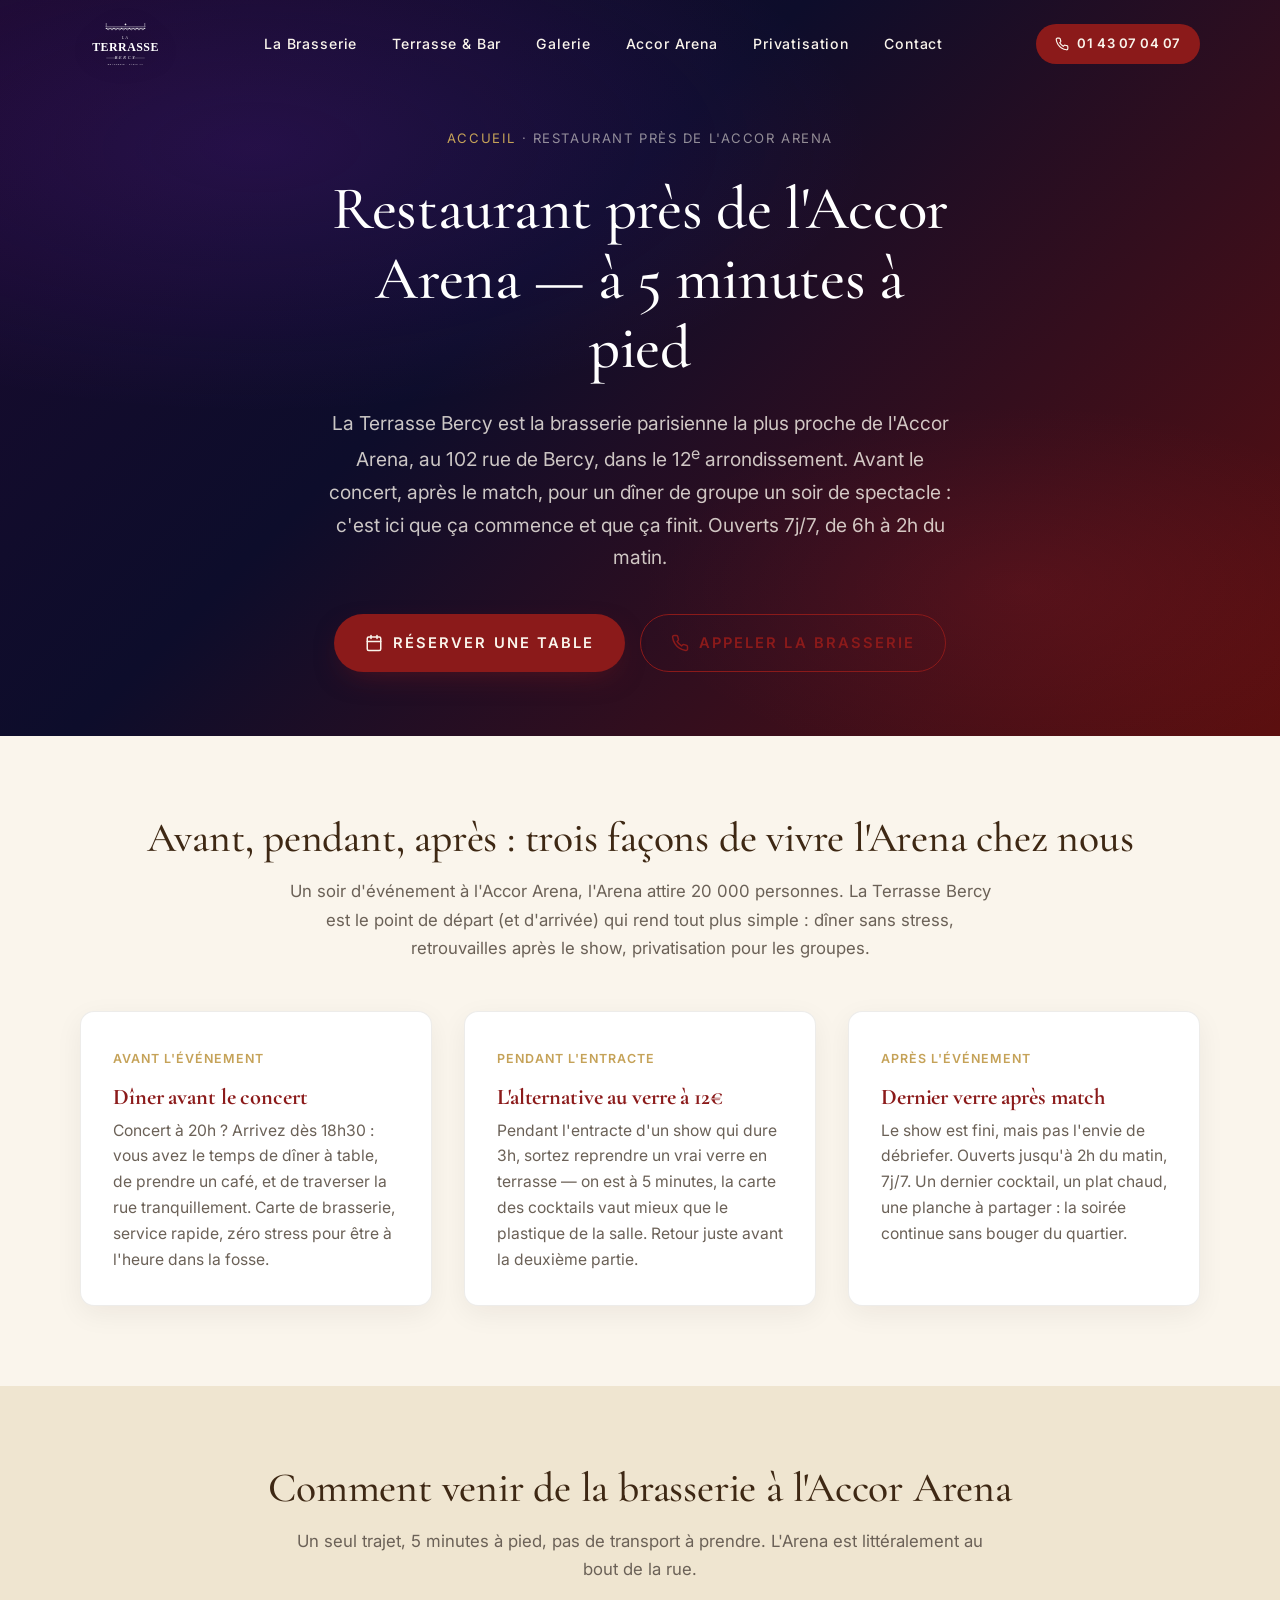
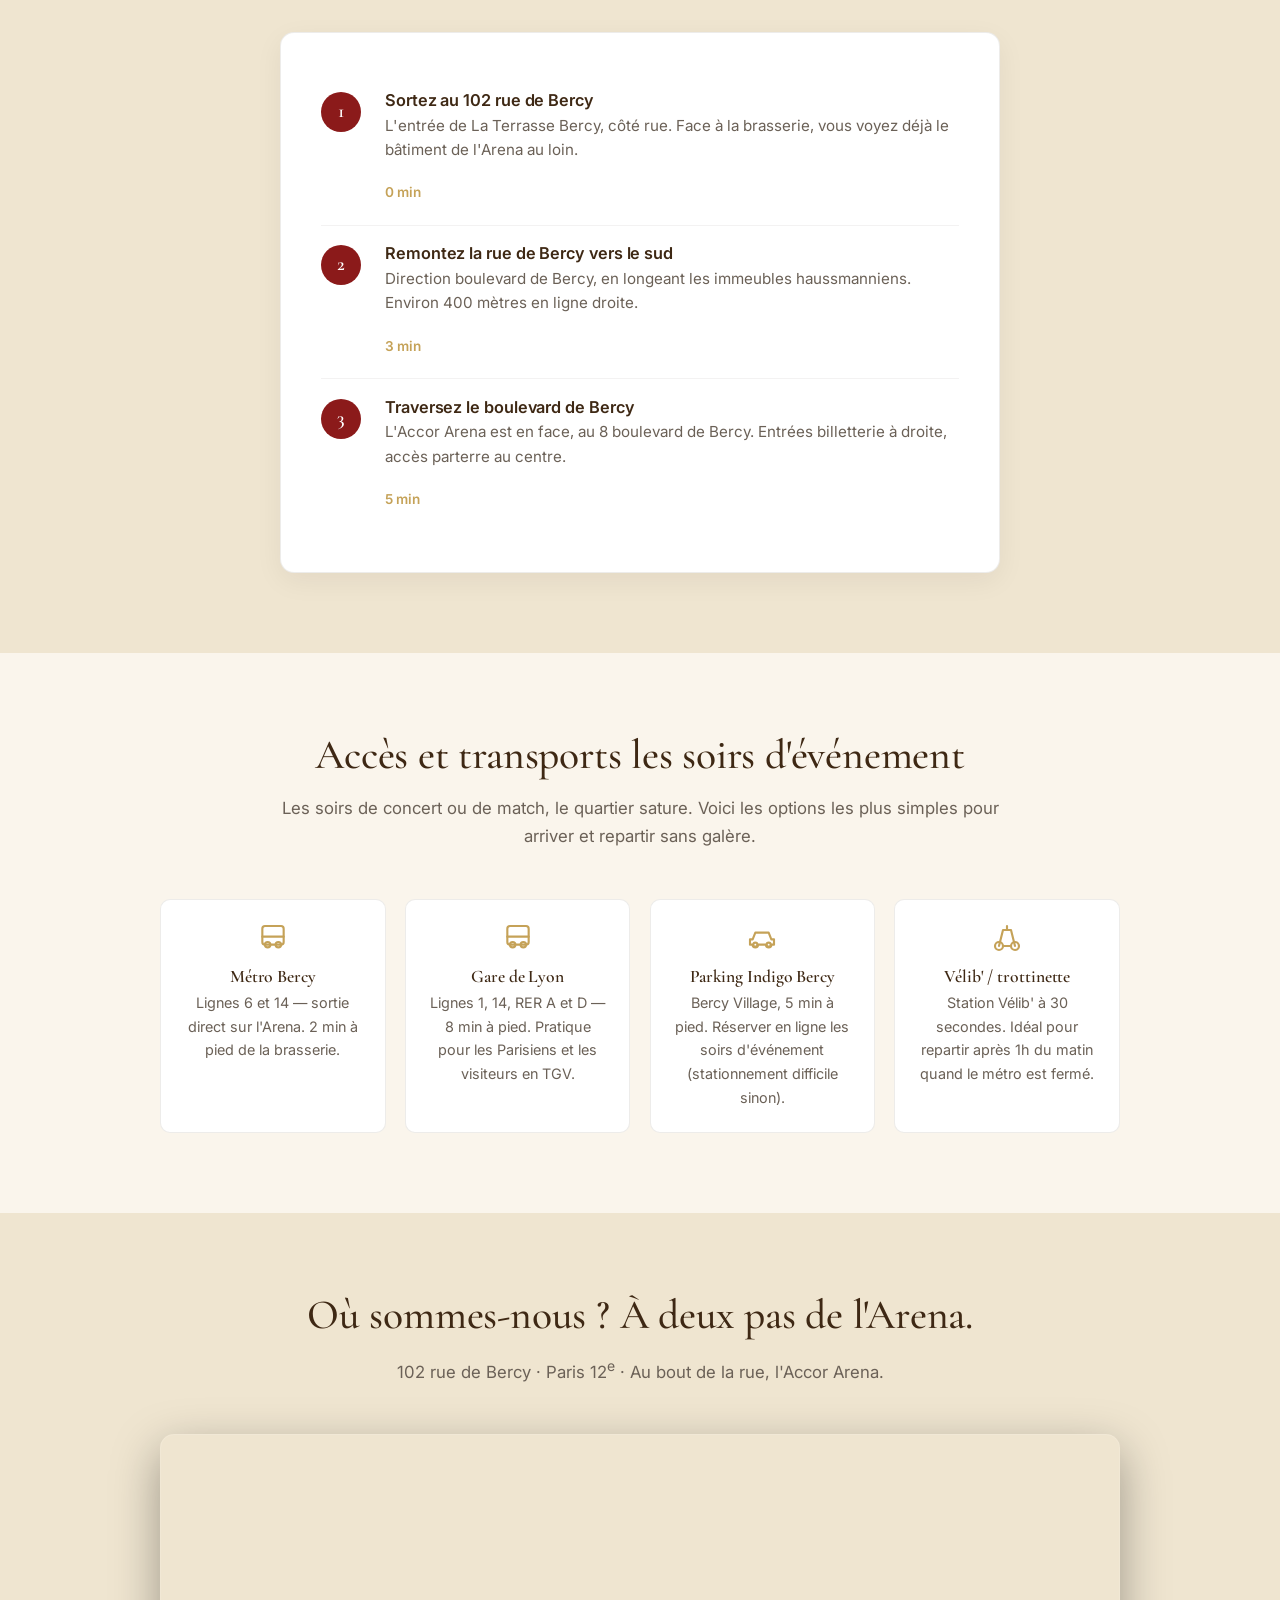
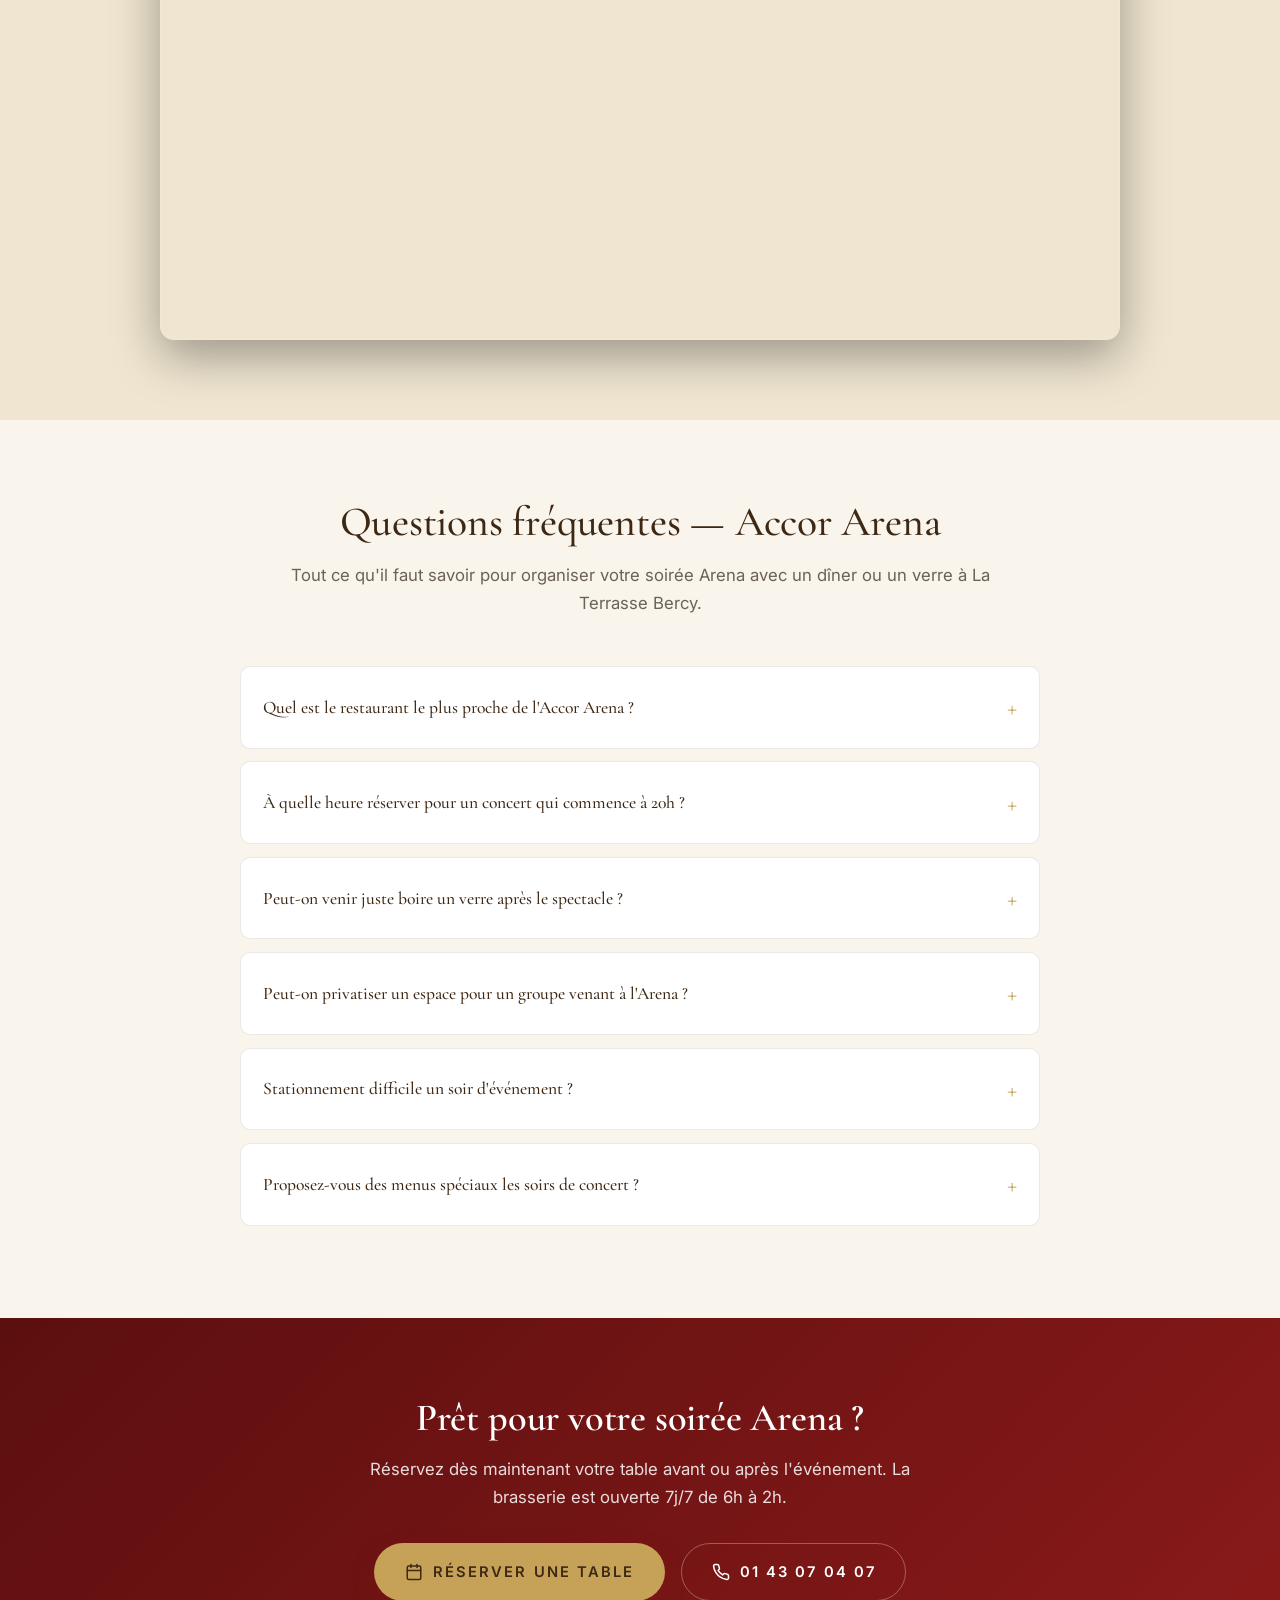
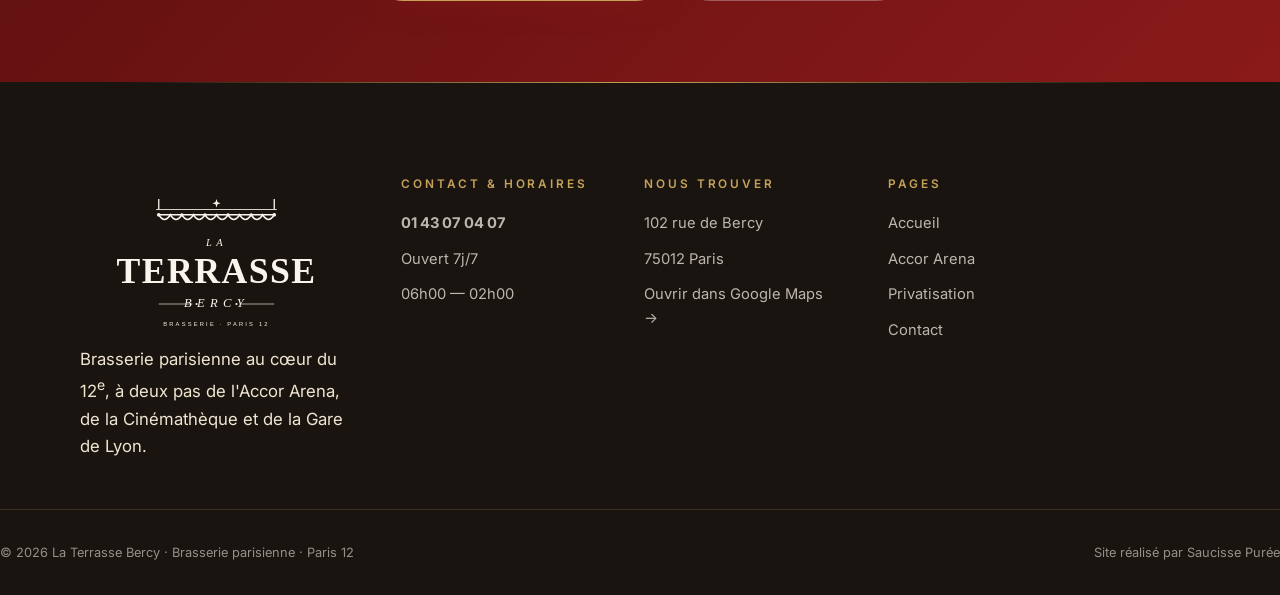
<file: accor-arena/index.html>
<!DOCTYPE html>
<html lang="fr">
<head>
  <meta charset="UTF-8">
  <meta name="viewport" content="width=device-width, initial-scale=1.0">
  <meta name="theme-color" content="#8B1A1A">

  <title>Restaurant près de l'Accor Arena — La Terrasse Bercy à 5 min à pied | Paris 12</title>
  <meta name="description" content="Restaurant à 5 minutes à pied de l'Accor Arena : dîner avant concert, dernier verre après match, privatisation jour d'événement. Ouvert 7j/7 de 6h à 2h. Réservation 01 43 07 04 07.">

  <link rel="canonical" href="https://www.terrassebercy.fr/accor-arena/">

  <!-- Hreflang (pour l'instant FR seulement — les autres langues renvoient à la home) -->
  <link rel="alternate" hreflang="fr-FR" href="https://www.terrassebercy.fr/accor-arena/">
  <link rel="alternate" hreflang="x-default" href="https://www.terrassebercy.fr/accor-arena/">

  <link rel="icon" type="image/svg+xml" href="/assets/favicon.svg">

  <!-- Open Graph -->
  <meta property="og:type" content="restaurant.restaurant">
  <meta property="og:locale" content="fr_FR">
  <meta property="og:title" content="Restaurant près de l'Accor Arena — La Terrasse Bercy">
  <meta property="og:description" content="La brasserie la plus proche de l'Accor Arena. Dîner avant concert, dernier verre après match, ouvert jusqu'à 2h.">
  <meta property="og:url" content="https://www.terrassebercy.fr/accor-arena/">
  <meta property="og:site_name" content="La Terrasse Bercy">
  <meta property="og:image" content="https://www.terrassebercy.fr/assets/og-image.jpg">
  <meta property="og:image:width" content="1200">
  <meta property="og:image:height" content="630">
  <meta property="og:image:type" content="image/jpeg">
  <meta property="og:image:alt" content="La terrasse de La Terrasse Bercy — chaises bistrot rouges et tables rondes">

  <!-- Twitter -->
  <meta name="twitter:card" content="summary_large_image">
  <meta name="twitter:title" content="Restaurant près de l'Accor Arena — La Terrasse Bercy">
  <meta name="twitter:description" content="La brasserie la plus proche de l'Accor Arena. Dîner avant concert, dernier verre après match, ouvert jusqu'à 2h.">
  <meta name="twitter:image" content="https://www.terrassebercy.fr/assets/og-image.jpg">
  <meta name="twitter:image:alt" content="La terrasse de La Terrasse Bercy — chaises bistrot rouges et tables rondes">

  <!-- Polices -->
  <link rel="preconnect" href="https://fonts.googleapis.com">
  <link rel="preconnect" href="https://fonts.gstatic.com" crossorigin>
  <link href="https://fonts.googleapis.com/css2?family=Cormorant+Garamond:ital,wght@0,500;0,600;0,700;1,400;1,500&family=Inter:wght@400;500;600&display=swap" rel="stylesheet">

  <link rel="stylesheet" href="/style.css">

  <!-- Schema.org : Restaurant + BreadcrumbList + FAQPage -->
  <script type="application/ld+json">
  {
    "@context": "https://schema.org",
    "@type": "Restaurant",
    "name": "La Terrasse Bercy",
    "alternateName": "Restaurant Accor Arena Paris",
    "url": "https://www.terrassebercy.fr/accor-arena/",
    "telephone": "+33143070407",
    "servesCuisine": ["French", "Brasserie"],
    "priceRange": "€€",
    "image": "https://www.terrassebercy.fr/assets/og-image.jpg",
    "address": {
      "@type": "PostalAddress",
      "streetAddress": "102 rue de Bercy",
      "addressLocality": "Paris",
      "postalCode": "75012",
      "addressCountry": "FR"
    },
    "geo": {
      "@type": "GeoCoordinates",
      "latitude": 48.8388077,
      "longitude": 2.381513
    },
    "hasMap": "https://www.google.com/maps/place/Terrasse+Bercy/",
    "nearestAttraction": {
      "@type": "Place",
      "name": "Accor Arena",
      "url": "https://www.accorarena.com",
      "address": {
        "@type": "PostalAddress",
        "streetAddress": "8 boulevard de Bercy",
        "addressLocality": "Paris",
        "postalCode": "75012",
        "addressCountry": "FR"
      }
    },
    "openingHoursSpecification": [
      {
        "@type": "OpeningHoursSpecification",
        "dayOfWeek": ["Monday","Tuesday","Wednesday","Thursday","Friday","Saturday","Sunday"],
        "opens": "06:00",
        "closes": "02:00"
      }
    ],
    "areaServed": ["Accor Arena", "Bercy", "Paris 12", "Gare de Lyon", "Bercy Village"]
  }
  </script>

  <script type="application/ld+json">
  {
    "@context": "https://schema.org",
    "@type": "BreadcrumbList",
    "itemListElement": [
      { "@type": "ListItem", "position": 1, "name": "Accueil", "item": "https://www.terrassebercy.fr/" },
      { "@type": "ListItem", "position": 2, "name": "Restaurant près de l'Accor Arena", "item": "https://www.terrassebercy.fr/accor-arena/" }
    ]
  }
  </script>

  <script type="application/ld+json">
  {
    "@context": "https://schema.org",
    "@type": "FAQPage",
    "mainEntity": [
      {
        "@type": "Question",
        "name": "Quel est le restaurant le plus proche de l'Accor Arena ?",
        "acceptedAnswer": {
          "@type": "Answer",
          "text": "La Terrasse Bercy est la brasserie la plus proche de l'Accor Arena : 5 minutes à pied, au 102 rue de Bercy, Paris 12e. C'est le spot naturel pour dîner avant un concert ou prendre un dernier verre après un match."
        }
      },
      {
        "@type": "Question",
        "name": "Où manger avant un concert à l'Accor Arena ?",
        "acceptedAnswer": {
          "@type": "Answer",
          "text": "La Terrasse Bercy ouvre à 6h du matin et sert en continu jusqu'à 2h. Pour un concert qui commence à 20h, réservez une table entre 18h et 19h : vous dînez tranquille, prenez le dessert, puis traversez la rue pour être à l'Arena en 5 minutes."
        }
      },
      {
        "@type": "Question",
        "name": "Où aller boire un verre après un match ou un concert à l'Accor Arena ?",
        "acceptedAnswer": {
          "@type": "Answer",
          "text": "La brasserie est ouverte jusqu'à 2h du matin, 7j/7. C'est l'une des rares adresses du quartier où l'on peut débriefer autour d'un cocktail ou d'un dernier verre après un spectacle tardif."
        }
      },
      {
        "@type": "Question",
        "name": "Peut-on privatiser un espace pour un groupe venant à l'Accor Arena ?",
        "acceptedAnswer": {
          "@type": "Answer",
          "text": "Oui. Pour un groupe de supporters, un anniversaire concert, ou une soirée d'entreprise avec sortie à l'Arena, nous privatisons la salle principale, l'espace bar ou la terrasse selon la saison. Contactez-nous au 01 43 07 04 07 pour un devis."
        }
      },
      {
        "@type": "Question",
        "name": "Comment aller de La Terrasse Bercy à l'Accor Arena ?",
        "acceptedAnswer": {
          "@type": "Answer",
          "text": "À pied : sortez du restaurant, remontez la rue de Bercy sur 400 mètres, et vous y êtes. Comptez 5 minutes. L'Arena est située 8 boulevard de Bercy, juste en face du Ministère des Finances."
        }
      },
      {
        "@type": "Question",
        "name": "Est-il facile de stationner près de l'Accor Arena pour venir dîner ?",
        "acceptedAnswer": {
          "@type": "Answer",
          "text": "Les jours d'événement à l'Arena, le stationnement est difficile. Nous recommandons les parkings Indigo Bercy Village ou Q-Park Bercy-Seine. Le métro Bercy (lignes 6 et 14) est à 2 minutes à pied de la brasserie."
        }
      }
    ]
  }
  </script>

  <style>
    /* Styles spécifiques à la page Accor Arena */
    .arena-landing-hero {
      position: relative;
      min-height: 68vh;
      display: flex;
      align-items: center;
      background: linear-gradient(135deg, #1a0a2e 0%, #0d0d2b 40%, #5C0F0F 100%);
      overflow: hidden;
      padding: 8rem 0 4rem;
    }
    .arena-landing-hero::before {
      content: '';
      position: absolute;
      inset: 0;
      background:
        radial-gradient(ellipse 80% 60% at 20% 20%, rgba(138,43,226,0.15) 0%, transparent 60%),
        radial-gradient(ellipse 60% 50% at 80% 80%, rgba(255,50,50,0.1) 0%, transparent 50%);
      pointer-events: none;
    }
    .arena-landing-hero .container {
      position: relative;
      text-align: center;
    }
    .arena-landing-breadcrumb {
      font-family: var(--sans);
      font-size: 0.82rem;
      letter-spacing: 0.12em;
      text-transform: uppercase;
      color: rgba(250,245,236,0.55);
      margin-bottom: 1.5rem;
    }
    .arena-landing-breadcrumb a { color: #C5A258; }
    .arena-landing-breadcrumb a:hover { text-decoration: underline; }
    .arena-landing-hero h1 {
      font-family: var(--serif);
      font-size: clamp(2.2rem, 5vw, 3.8rem);
      font-weight: 500;
      color: #fff;
      margin-bottom: 1.5rem;
      max-width: 22ch;
      margin-left: auto;
      margin-right: auto;
      line-height: 1.15;
    }
    .arena-landing-hero .lead {
      font-family: var(--sans);
      font-size: clamp(1.05rem, 1.6vw, 1.2rem);
      color: rgba(250,245,236,0.8);
      max-width: 640px;
      margin: 0 auto 2.5rem;
      line-height: 1.7;
    }
    .arena-landing-hero .hero-cta {
      display: flex;
      gap: 1rem;
      justify-content: center;
      flex-wrap: wrap;
    }

    .arena-landing-section {
      padding: 5rem 0;
    }
    .arena-landing-section.alt { background: var(--creme-sombre); }
    .arena-landing-section h2 {
      font-family: var(--serif);
      font-size: clamp(1.8rem, 3.6vw, 2.6rem);
      font-weight: 500;
      text-align: center;
      margin-bottom: 1rem;
      color: var(--bois-fonce);
    }
    .arena-landing-section p.intro {
      text-align: center;
      max-width: 720px;
      margin: 0 auto 3rem;
      color: var(--gris);
      line-height: 1.7;
    }

    .scenario-grid {
      display: grid;
      grid-template-columns: repeat(3, 1fr);
      gap: 2rem;
    }
    .scenario-block {
      background: #fff;
      border: 1px solid rgba(107,97,87,0.12);
      border-radius: 14px;
      padding: 2rem;
      box-shadow: 0 8px 28px rgba(26,20,16,0.06);
    }
    .scenario-block h3 {
      font-family: var(--serif);
      font-size: 1.4rem;
      color: var(--rouge);
      margin-bottom: 0.5rem;
    }
    .scenario-block .timing {
      display: inline-block;
      font-family: var(--sans);
      font-size: 0.78rem;
      font-weight: 600;
      letter-spacing: 0.08em;
      text-transform: uppercase;
      color: var(--or);
      margin-bottom: 1rem;
    }
    .scenario-block p {
      color: var(--gris);
      line-height: 1.65;
      font-size: 0.98rem;
    }

    .itinerary {
      max-width: 720px;
      margin: 0 auto;
      background: #fff;
      border-radius: 14px;
      padding: 2.5rem;
      box-shadow: 0 8px 28px rgba(26,20,16,0.06);
      border: 1px solid rgba(107,97,87,0.12);
    }
    .itinerary-step {
      display: flex;
      gap: 1.5rem;
      padding: 1.2rem 0;
      border-bottom: 1px solid rgba(107,97,87,0.08);
    }
    .itinerary-step:last-child { border-bottom: 0; }
    .itinerary-num {
      flex-shrink: 0;
      width: 40px;
      height: 40px;
      border-radius: 50%;
      background: var(--rouge);
      color: #fff;
      display: flex;
      align-items: center;
      justify-content: center;
      font-family: var(--serif);
      font-weight: 600;
      font-size: 1.2rem;
    }
    .itinerary-content h4 {
      font-family: var(--sans);
      font-weight: 600;
      font-size: 1.02rem;
      margin-bottom: 0.25rem;
      color: var(--bois-fonce);
    }
    .itinerary-content p {
      color: var(--gris);
      line-height: 1.6;
      font-size: 0.95rem;
    }
    .itinerary-content .duration {
      color: var(--or);
      font-weight: 600;
      font-size: 0.85rem;
    }

    .transport-grid {
      display: grid;
      grid-template-columns: repeat(auto-fit, minmax(220px, 1fr));
      gap: 1.2rem;
      max-width: 960px;
      margin: 0 auto;
    }
    .transport-item {
      background: #fff;
      border-radius: 10px;
      padding: 1.4rem;
      border: 1px solid rgba(107,97,87,0.12);
      text-align: center;
    }
    .transport-item .icon {
      width: 32px;
      height: 32px;
      margin: 0 auto 0.8rem;
      stroke: var(--or);
    }
    .transport-item h4 {
      font-family: var(--serif);
      font-size: 1.1rem;
      color: var(--bois-fonce);
      margin-bottom: 0.3rem;
    }
    .transport-item p {
      color: var(--gris);
      font-size: 0.9rem;
    }

    .faq-landing {
      max-width: 800px;
      margin: 0 auto;
    }
    .faq-landing details {
      background: #fff;
      border: 1px solid rgba(107,97,87,0.14);
      border-radius: 10px;
      margin-bottom: 0.8rem;
      transition: box-shadow 0.3s;
    }
    .faq-landing details[open] {
      box-shadow: 0 8px 24px rgba(26,20,16,0.08);
      border-color: var(--or);
    }
    .faq-landing summary {
      padding: 1.2rem 1.4rem;
      font-family: var(--serif);
      font-weight: 500;
      font-size: 1.1rem;
      color: var(--bois-fonce);
      cursor: pointer;
      list-style: none;
      display: flex;
      justify-content: space-between;
      align-items: center;
    }
    .faq-landing summary::-webkit-details-marker { display: none; }
    .faq-landing summary::after {
      content: '+';
      font-size: 1.6rem;
      color: var(--or);
      font-weight: 300;
      transition: transform 0.3s;
    }
    .faq-landing details[open] summary::after { transform: rotate(45deg); }
    .faq-landing .faq-answer {
      padding: 0 1.4rem 1.4rem;
      color: var(--gris);
      line-height: 1.7;
    }

    .cta-bottom {
      text-align: center;
      padding: 5rem 1rem;
      background: linear-gradient(135deg, var(--rouge-fonce) 0%, var(--rouge) 100%);
      color: #fff;
    }
    .cta-bottom h2 {
      color: #fff;
      margin-bottom: 1rem;
      font-family: var(--serif);
      font-size: clamp(1.8rem, 3.6vw, 2.4rem);
    }
    .cta-bottom p {
      color: rgba(255,255,255,0.85);
      margin-bottom: 2rem;
      max-width: 560px;
      margin-left: auto;
      margin-right: auto;
    }
    .cta-bottom .btn-primary {
      background: var(--or);
      color: var(--bois-fonce);
    }
    .cta-bottom .btn-primary:hover {
      background: var(--or-clair);
    }

    @media (max-width: 768px) {
      .scenario-grid { grid-template-columns: 1fr; gap: 1rem; }
      .itinerary { padding: 1.5rem; }
      .arena-landing-section { padding: 3rem 0; }
    }
  </style>
</head>
<body>

  <!-- ============== NAVIGATION ============== -->
  <header class="nav" role="banner">
    <div class="nav-inner">
      <a href="/" class="nav-logo" aria-label="La Terrasse Bercy — accueil">
        <img src="/assets/logo.svg" alt="La Terrasse Bercy">
      </a>

      <nav class="nav-links" id="nav-menu" aria-label="Menu principal">
        <a href="/#brasserie">La Brasserie</a>
        <a href="/#terrasse">Terrasse &amp; Bar</a>
        <a href="/#galerie">Galerie</a>
        <a href="/accor-arena/" class="active">Accor Arena</a>
        <a href="/#privatisation">Privatisation</a>
        <a href="/#contact">Contact</a>
      </nav>

      <div class="nav-actions">
        <a href="tel:+33143070407" class="nav-phone" aria-label="Appeler la brasserie">
          <svg viewBox="0 0 24 24" fill="none" stroke="currentColor" stroke-width="2" stroke-linecap="round" stroke-linejoin="round"><path d="M22 16.92v3a2 2 0 01-2.18 2 19.79 19.79 0 01-8.63-3.07 19.5 19.5 0 01-6-6 19.79 19.79 0 01-3.07-8.67A2 2 0 014.11 2h3a2 2 0 012 1.72 12.84 12.84 0 00.7 2.81 2 2 0 01-.45 2.11L8.09 9.91a16 16 0 006 6l1.27-1.27a2 2 0 012.11-.45 12.84 12.84 0 002.81.7A2 2 0 0122 16.92z"/></svg>
          01 43 07 04 07
        </a>

        <button class="nav-burger" aria-label="Menu" aria-expanded="false" aria-controls="nav-menu">
          <span></span><span></span><span></span>
        </button>
      </div>
    </div>
  </header>

  <!-- ============== HERO ============== -->
  <section class="arena-landing-hero">
    <div class="container">
      <nav class="arena-landing-breadcrumb" aria-label="Fil d'Ariane">
        <a href="/">Accueil</a> · Restaurant près de l'Accor Arena
      </nav>
      <h1>Restaurant près de l'Accor Arena — à 5 minutes à pied</h1>
      <p class="lead">
        La Terrasse Bercy est la brasserie parisienne la plus proche de l'Accor Arena, au 102 rue de Bercy, dans le 12<sup>e</sup> arrondissement. Avant le concert, après le match, pour un dîner de groupe un soir de spectacle : c'est ici que ça commence et que ça finit. Ouverts 7j/7, de 6h à 2h du matin.
      </p>
      <div class="hero-cta">
        <button type="button" data-zenchef="https://bookings.zenchef.com/terrasse-bercy" class="btn btn-primary">
          <svg width="18" height="18" viewBox="0 0 24 24" fill="none" stroke="currentColor" stroke-width="2" stroke-linecap="round" stroke-linejoin="round"><rect x="3" y="4" width="18" height="18" rx="2" ry="2"/><line x1="16" y1="2" x2="16" y2="6"/><line x1="8" y1="2" x2="8" y2="6"/><line x1="3" y1="10" x2="21" y2="10"/></svg>
          Réserver une table
        </button>
        <a href="tel:+33143070407" class="btn btn-ghost">
          <svg width="18" height="18" viewBox="0 0 24 24" fill="none" stroke="currentColor" stroke-width="2" stroke-linecap="round" stroke-linejoin="round"><path d="M22 16.92v3a2 2 0 01-2.18 2 19.79 19.79 0 01-8.63-3.07 19.5 19.5 0 01-6-6 19.79 19.79 0 01-3.07-8.67A2 2 0 014.11 2h3a2 2 0 012 1.72 12.84 12.84 0 00.7 2.81 2 2 0 01-.45 2.11L8.09 9.91a16 16 0 006 6l1.27-1.27a2 2 0 012.11-.45 12.84 12.84 0 002.81.7A2 2 0 0122 16.92z"/></svg>
          Appeler la brasserie
        </a>
      </div>
    </div>
  </section>

  <!-- ============== SCÉNARIOS ============== -->
  <section class="arena-landing-section">
    <div class="container">
      <h2>Avant, pendant, après : trois façons de vivre l'Arena chez nous</h2>
      <p class="intro">
        Un soir d'événement à l'Accor Arena, l'Arena attire 20 000 personnes. La Terrasse Bercy est le point de départ (et d'arrivée) qui rend tout plus simple : dîner sans stress, retrouvailles après le show, privatisation pour les groupes.
      </p>

      <div class="scenario-grid">
        <div class="scenario-block">
          <span class="timing">Avant l'événement</span>
          <h3>Dîner avant le concert</h3>
          <p>Concert à 20h ? Arrivez dès 18h30 : vous avez le temps de dîner à table, de prendre un café, et de traverser la rue tranquillement. Carte de brasserie, service rapide, zéro stress pour être à l'heure dans la fosse.</p>
        </div>
        <div class="scenario-block">
          <span class="timing">Pendant l'entracte</span>
          <h3>L'alternative au verre à 12€</h3>
          <p>Pendant l'entracte d'un show qui dure 3h, sortez reprendre un vrai verre en terrasse — on est à 5 minutes, la carte des cocktails vaut mieux que le plastique de la salle. Retour juste avant la deuxième partie.</p>
        </div>
        <div class="scenario-block">
          <span class="timing">Après l'événement</span>
          <h3>Dernier verre après match</h3>
          <p>Le show est fini, mais pas l'envie de débriefer. Ouverts jusqu'à 2h du matin, 7j/7. Un dernier cocktail, un plat chaud, une planche à partager : la soirée continue sans bouger du quartier.</p>
        </div>
      </div>
    </div>
  </section>

  <!-- ============== ITINÉRAIRE ============== -->
  <section class="arena-landing-section alt">
    <div class="container">
      <h2>Comment venir de la brasserie à l'Accor Arena</h2>
      <p class="intro">Un seul trajet, 5 minutes à pied, pas de transport à prendre. L'Arena est littéralement au bout de la rue.</p>

      <div class="itinerary">
        <div class="itinerary-step">
          <div class="itinerary-num">1</div>
          <div class="itinerary-content">
            <h4>Sortez au 102 rue de Bercy</h4>
            <p>L'entrée de La Terrasse Bercy, côté rue. Face à la brasserie, vous voyez déjà le bâtiment de l'Arena au loin.</p>
            <span class="duration">0 min</span>
          </div>
        </div>
        <div class="itinerary-step">
          <div class="itinerary-num">2</div>
          <div class="itinerary-content">
            <h4>Remontez la rue de Bercy vers le sud</h4>
            <p>Direction boulevard de Bercy, en longeant les immeubles haussmanniens. Environ 400 mètres en ligne droite.</p>
            <span class="duration">3 min</span>
          </div>
        </div>
        <div class="itinerary-step">
          <div class="itinerary-num">3</div>
          <div class="itinerary-content">
            <h4>Traversez le boulevard de Bercy</h4>
            <p>L'Accor Arena est en face, au 8 boulevard de Bercy. Entrées billetterie à droite, accès parterre au centre.</p>
            <span class="duration">5 min</span>
          </div>
        </div>
      </div>
    </div>
  </section>

  <!-- ============== TRANSPORTS ============== -->
  <section class="arena-landing-section">
    <div class="container">
      <h2>Accès et transports les soirs d'événement</h2>
      <p class="intro">Les soirs de concert ou de match, le quartier sature. Voici les options les plus simples pour arriver et repartir sans galère.</p>

      <div class="transport-grid">
        <div class="transport-item">
          <svg class="icon" viewBox="0 0 24 24" fill="none" stroke-width="1.6" stroke-linecap="round" stroke-linejoin="round"><rect x="4" y="3" width="16" height="14" rx="2"/><circle cx="8" cy="17" r="2"/><circle cx="16" cy="17" r="2"/><path d="M4 11h16"/></svg>
          <h4>Métro Bercy</h4>
          <p>Lignes 6 et 14 — sortie direct sur l'Arena. 2 min à pied de la brasserie.</p>
        </div>
        <div class="transport-item">
          <svg class="icon" viewBox="0 0 24 24" fill="none" stroke-width="1.6" stroke-linecap="round" stroke-linejoin="round"><rect x="4" y="3" width="16" height="14" rx="2"/><circle cx="8" cy="17" r="2"/><circle cx="16" cy="17" r="2"/><path d="M4 11h16"/></svg>
          <h4>Gare de Lyon</h4>
          <p>Lignes 1, 14, RER A et D — 8 min à pied. Pratique pour les Parisiens et les visiteurs en TGV.</p>
        </div>
        <div class="transport-item">
          <svg class="icon" viewBox="0 0 24 24" fill="none" stroke-width="1.6" stroke-linecap="round" stroke-linejoin="round"><path d="M3 13h2l2-5h10l2 5h2v4h-2a2 2 0 01-4 0H9a2 2 0 01-4 0H3z"/><circle cx="7" cy="17" r="1.5"/><circle cx="17" cy="17" r="1.5"/></svg>
          <h4>Parking Indigo Bercy</h4>
          <p>Bercy Village, 5 min à pied. Réserver en ligne les soirs d'événement (stationnement difficile sinon).</p>
        </div>
        <div class="transport-item">
          <svg class="icon" viewBox="0 0 24 24" fill="none" stroke-width="1.6" stroke-linecap="round" stroke-linejoin="round"><circle cx="18" cy="18" r="3"/><circle cx="6" cy="18" r="3"/><path d="M6 18L9 6h6l3 12M9 18h6M12 6V3"/></svg>
          <h4>Vélib' / trottinette</h4>
          <p>Station Vélib' à 30 secondes. Idéal pour repartir après 1h du matin quand le métro est fermé.</p>
        </div>
      </div>
    </div>
  </section>

  <!-- ============== MAP ============== -->
  <section class="arena-landing-section alt">
    <div class="container">
      <h2>Où sommes-nous ? À deux pas de l'Arena.</h2>
      <p class="intro">102 rue de Bercy · Paris 12<sup>e</sup> · Au bout de la rue, l'Accor Arena.</p>

      <div class="map-embed-wrapper" style="max-width: 960px; margin: 0 auto;">
        <iframe
          src="https://maps.google.com/maps?q=102%20rue%20de%20Bercy%2075012%20Paris&t=&z=16&ie=UTF8&iwloc=&output=embed"
          loading="lazy"
          referrerpolicy="no-referrer-when-downgrade"
          title="Carte — La Terrasse Bercy, 102 rue de Bercy, Paris 12"></iframe>
      </div>
    </div>
  </section>

  <!-- ============== FAQ ============== -->
  <section class="arena-landing-section">
    <div class="container">
      <h2>Questions fréquentes — Accor Arena</h2>
      <p class="intro">Tout ce qu'il faut savoir pour organiser votre soirée Arena avec un dîner ou un verre à La Terrasse Bercy.</p>

      <div class="faq-landing">
        <details>
          <summary>Quel est le restaurant le plus proche de l'Accor Arena ?</summary>
          <div class="faq-answer">La Terrasse Bercy est la brasserie la plus proche de l'Accor Arena : 5 minutes à pied, au 102 rue de Bercy, Paris 12<sup>e</sup>. C'est le spot naturel pour dîner avant un concert ou prendre un dernier verre après un match.</div>
        </details>
        <details>
          <summary>À quelle heure réserver pour un concert qui commence à 20h ?</summary>
          <div class="faq-answer">Pour un concert à 20h, nous recommandons une table à 18h ou 18h30. Vous avez ainsi 1h à 1h30 pour dîner tranquille, prendre un dessert, puis marcher 5 minutes jusqu'à l'Arena. Arrivée à 19h30/19h45 à l'entrée, largement dans les temps.</div>
        </details>
        <details>
          <summary>Peut-on venir juste boire un verre après le spectacle ?</summary>
          <div class="faq-answer">Oui, absolument. La brasserie reste ouverte jusqu'à 2h du matin. Les soirs de concert, la terrasse et le bar sont le point de retrouvailles naturel pour les spectateurs qui veulent prolonger la soirée sans bouger du quartier.</div>
        </details>
        <details>
          <summary>Peut-on privatiser un espace pour un groupe venant à l'Arena ?</summary>
          <div class="faq-answer">Oui, plusieurs espaces sont privatisables : salle principale, espace bar &amp; cocktails, terrasse en saison. Idéal pour un groupe de supporters, un anniversaire concert ou une soirée d'entreprise. Contactez-nous au <a href="tel:+33143070407">01 43 07 04 07</a> pour un devis adapté.</div>
        </details>
        <details>
          <summary>Stationnement difficile un soir d'événement ?</summary>
          <div class="faq-answer">Oui, le stationnement en rue est très difficile les jours d'Arena. Privilégiez : parking Indigo Bercy Village (5 min à pied), Q-Park Bercy-Seine, ou mieux — arrivez en métro Bercy (lignes 6 et 14), à 2 minutes.</div>
        </details>
        <details>
          <summary>Proposez-vous des menus spéciaux les soirs de concert ?</summary>
          <div class="faq-answer">La carte brasserie reste la même — classiques français, plats du jour, formules rapides si vous êtes pressés. Sur demande lors de la réservation, nous pouvons organiser un menu groupe adapté aux horaires serrés d'un concert.</div>
        </details>
      </div>
    </div>
  </section>

  <!-- ============== CTA BOTTOM ============== -->
  <section class="cta-bottom">
    <div class="container">
      <h2>Prêt pour votre soirée Arena ?</h2>
      <p>Réservez dès maintenant votre table avant ou après l'événement. La brasserie est ouverte 7j/7 de 6h à 2h.</p>
      <div class="hero-cta">
        <button type="button" data-zenchef="https://bookings.zenchef.com/terrasse-bercy" class="btn btn-primary">
          <svg width="18" height="18" viewBox="0 0 24 24" fill="none" stroke="currentColor" stroke-width="2" stroke-linecap="round" stroke-linejoin="round"><rect x="3" y="4" width="18" height="18" rx="2" ry="2"/><line x1="16" y1="2" x2="16" y2="6"/><line x1="8" y1="2" x2="8" y2="6"/><line x1="3" y1="10" x2="21" y2="10"/></svg>
          Réserver une table
        </button>
        <a href="tel:+33143070407" class="btn btn-ghost" style="border-color: rgba(255,255,255,0.3); color: #fff;">
          <svg width="18" height="18" viewBox="0 0 24 24" fill="none" stroke="currentColor" stroke-width="2" stroke-linecap="round" stroke-linejoin="round"><path d="M22 16.92v3a2 2 0 01-2.18 2 19.79 19.79 0 01-8.63-3.07 19.5 19.5 0 01-6-6 19.79 19.79 0 01-3.07-8.67A2 2 0 014.11 2h3a2 2 0 012 1.72 12.84 12.84 0 00.7 2.81 2 2 0 01-.45 2.11L8.09 9.91a16 16 0 006 6l1.27-1.27a2 2 0 012.11-.45 12.84 12.84 0 002.81.7A2 2 0 0122 16.92z"/></svg>
          01 43 07 04 07
        </a>
      </div>
    </div>
  </section>

  <!-- ============== FOOTER ============== -->
  <footer class="footer">
    <div class="container footer-grid">
      <div class="footer-brand">
        <img src="/assets/logo-white.svg" alt="La Terrasse Bercy" class="footer-logo">
        <p>Brasserie parisienne au cœur du 12<sup>e</sup>, à deux pas de l'Accor Arena, de la Cinémathèque et de la Gare de Lyon.</p>
      </div>
      <div>
        <h4>Contact &amp; horaires</h4>
        <ul>
          <li><a href="tel:+33143070407"><strong>01 43 07 04 07</strong></a></li>
          <li>Ouvert 7j/7</li>
          <li>06h00 — 02h00</li>
        </ul>
      </div>
      <div>
        <h4>Nous trouver</h4>
        <ul>
          <li>102 rue de Bercy</li>
          <li>75012 Paris</li>
          <li><a href="https://www.google.com/maps/place/Terrasse+Bercy/" target="_blank" rel="noopener">Ouvrir dans Google Maps →</a></li>
        </ul>
      </div>
      <div>
        <h4>Pages</h4>
        <ul>
          <li><a href="/">Accueil</a></li>
          <li><a href="/accor-arena/">Accor Arena</a></li>
          <li><a href="/#privatisation">Privatisation</a></li>
          <li><a href="/#contact">Contact</a></li>
        </ul>
      </div>
    </div>
    <div class="footer-bottom">
      <span>© <span class="year"></span> La Terrasse Bercy · Brasserie parisienne · Paris 12</span>
      <span>Site réalisé par <a href="https://saucissepuree.fr" target="_blank" rel="noopener">Saucisse Purée</a></span>
    </div>
  </footer>

  <!-- Zenchef Widget SDK -->
  <script>
  ;(function (d, s, id) {
    const el = d.getElementsByTagName(s)[0];
    if (d.getElementById(id) || el.parentNode == null) { return; }
    var js = d.createElement(s);
    js.id = id;
    js.async = true;
    js.src = 'https://sdk.zenchef.com/v1/sdk.min.js';
    el.parentNode.insertBefore(js, el);
  })(document, 'script', 'zenchef-sdk');
  </script>
  <div class="zc-widget-config" data-restaurant="353083" data-open="2000"></div>

  <script src="/main.js"></script>
</body>
</html>
</file>
<file: style.css>
/* ==========================================================================
   La Terrasse Bercy — Feuille de styles partagée
   Palette : rouge brasserie, doré laiton, bois chaud, blanc cassé
   v2 — modernisé : split text, marquee, parallax, magnetic, cursor follower
   ========================================================================== */

/* --- Reset minimal --- */
*,
*::before,
*::after { box-sizing: border-box; margin: 0; padding: 0; }
html { scroll-behavior: smooth; -webkit-text-size-adjust: 100%; }
img, svg { display: block; max-width: 100%; height: auto; }
a { color: inherit; text-decoration: none; }
button { font: inherit; cursor: pointer; border: none; background: none; color: inherit; }
ul { list-style: none; }

/* --- Variables de design --- */
:root {
  --rouge: #8B1A1A;
  --rouge-fonce: #5C0F0F;
  --rouge-clair: #B23232;
  --or: #C5A258;
  --or-clair: #E2C783;
  --bois: #6B4423;
  --bois-fonce: #3E2814;
  --creme: #FAF5EC;
  --creme-sombre: #EFE5D0;
  --noir: #1A1410;
  --gris: #6B6157;

  --fs-display: clamp(2.8rem, 8vw, 6.2rem);
  --fs-h1: clamp(2.2rem, 5.2vw, 3.8rem);
  --fs-h2: clamp(1.8rem, 3.8vw, 2.8rem);
  --fs-h3: 1.35rem;
  --fs-base: 1.05rem;
  --fs-small: 0.92rem;

  --serif: 'Cormorant Garamond', 'Playfair Display', 'Didot', Georgia, serif;
  --sans: 'Inter', -apple-system, BlinkMacSystemFont, 'Helvetica Neue', Arial, sans-serif;

  --max-w: 1200px;
  --pad-x: clamp(1.2rem, 4vw, 2.5rem);
  --radius: 4px;
  --radius-lg: 14px;
  --shadow: 0 18px 50px -28px rgba(26, 20, 16, 0.45);
  --shadow-lg: 0 30px 80px -40px rgba(26, 20, 16, 0.55);
  --transition: 0.4s cubic-bezier(0.22, 0.61, 0.36, 1);
  --ease-out: cubic-bezier(0.16, 1, 0.3, 1);
  --ease-bounce: cubic-bezier(0.34, 1.56, 0.64, 1);
}

/* --- Base --- */
html { font-size: 16px; }
body {
  font-family: var(--sans);
  font-size: var(--fs-base);
  line-height: 1.65;
  color: var(--noir);
  background: var(--creme);
  -webkit-font-smoothing: antialiased;
  text-rendering: optimizeLegibility;
  overflow-x: clip;
}

/* Cursor follower (desktop only, masqué sur tactile) */
@media (hover: hover) and (pointer: fine) {
  body { cursor: none; }
  a, button, summary, .lang-toggle, .nav-burger, [role="menuitem"] { cursor: none; }
  .cursor-dot, .cursor-ring {
    position: fixed;
    top: 0; left: 0;
    pointer-events: none;
    z-index: 9999;
    transform: translate(-50%, -50%);
    will-change: transform;
  }
  .cursor-dot {
    width: 6px; height: 6px;
    background: var(--rouge);
    border-radius: 50%;
    transition: width 0.25s var(--ease-out), height 0.25s var(--ease-out), background 0.25s var(--ease-out);
  }
  .cursor-ring {
    width: 36px; height: 36px;
    border: 1.5px solid var(--or);
    border-radius: 50%;
    transition: width 0.35s var(--ease-out), height 0.35s var(--ease-out), border-color 0.35s var(--ease-out), background 0.35s var(--ease-out);
    mix-blend-mode: difference;
  }
  body.cursor-hover .cursor-dot { width: 0; height: 0; }
  body.cursor-hover .cursor-ring { width: 56px; height: 56px; border-color: var(--or-clair); background: rgba(197, 162, 88, 0.12); }
}
.cursor-dot, .cursor-ring { display: none; }
@media (hover: hover) and (pointer: fine) {
  .cursor-dot, .cursor-ring { display: block; }
}

h1, h2, h3, h4 {
  font-family: var(--serif);
  font-weight: 600;
  line-height: 1.08;
  color: var(--rouge);
  letter-spacing: -0.005em;
}
h1 { font-size: var(--fs-h1); }
h2 { font-size: var(--fs-h2); }
h3 { font-size: var(--fs-h3); font-weight: 700; }

p { margin-bottom: 1rem; max-width: 65ch; }
p:last-child { margin-bottom: 0; }

::selection { background: var(--rouge); color: var(--creme); }

.container {
  max-width: var(--max-w);
  margin: 0 auto;
  padding-left: var(--pad-x);
  padding-right: var(--pad-x);
}

/* --- Boutons / CTA --- */
.btn {
  position: relative;
  display: inline-flex;
  align-items: center;
  gap: 0.65rem;
  padding: 1rem 1.85rem;
  font-family: var(--sans);
  font-size: 0.92rem;
  font-weight: 600;
  letter-spacing: 0.14em;
  text-transform: uppercase;
  border: 1.5px solid transparent;
  border-radius: 999px;
  transition: all 0.5s var(--ease-out);
  cursor: pointer;
  overflow: hidden;
  isolation: isolate;
  will-change: transform;
}
.btn::before {
  content: '';
  position: absolute;
  inset: 0;
  border-radius: inherit;
  background: linear-gradient(120deg, var(--or) 0%, var(--or-clair) 100%);
  transform: translateY(101%);
  transition: transform 0.55s var(--ease-out);
  z-index: -1;
}
.btn:hover::before { transform: translateY(0); }
.btn:hover { color: var(--noir); border-color: var(--or-clair); }

.btn-primary {
  background: var(--rouge);
  color: var(--creme);
  box-shadow: 0 10px 30px -12px rgba(139, 26, 26, 0.55);
}
.btn-primary:hover {
  transform: translateY(-2px);
  box-shadow: 0 18px 44px -14px rgba(197, 162, 88, 0.5);
}
.btn-outline {
  background: transparent;
  color: var(--creme);
  border-color: rgba(250, 245, 236, 0.4);
}
.btn-outline:hover { color: var(--noir); }
.btn-ghost {
  background: transparent;
  color: var(--rouge);
  border: 1.5px solid var(--rouge);
}
.btn-ghost:hover { color: var(--noir); border-color: var(--or-clair); }
.btn svg { width: 18px; height: 18px; transition: transform 0.4s var(--ease-out); }
.btn:hover svg { transform: rotate(-12deg) scale(1.08); }

/* --- Navigation --- */
.nav {
  position: fixed;
  top: 0; left: 0; right: 0;
  z-index: 100;
  background: rgba(250, 245, 236, 0);
  backdrop-filter: blur(0);
  -webkit-backdrop-filter: blur(0);
  border-bottom: 1px solid transparent;
  transition: all 0.5s var(--ease-out);
}
.nav.scrolled {
  background: rgba(250, 245, 236, 0.85);
  backdrop-filter: blur(18px) saturate(1.4);
  -webkit-backdrop-filter: blur(18px) saturate(1.4);
  border-bottom-color: rgba(139, 26, 26, 0.1);
  box-shadow: 0 8px 40px -22px rgba(26, 20, 16, 0.4);
}
.nav-inner {
  max-width: var(--max-w);
  margin: 0 auto;
  padding: 1rem var(--pad-x);
  display: flex;
  align-items: center;
  justify-content: space-between;
  gap: 1.5rem;
}
.nav-logo {
  display: flex;
  align-items: center;
  gap: 0.7rem;
  flex-shrink: 0;
  transition: transform 0.5s var(--ease-out);
}
.nav-logo:hover { transform: scale(1.04); }
.nav-logo img {
  height: 56px;
  width: auto;
  filter: drop-shadow(0 4px 12px rgba(139, 26, 26, 0.15));
  transition: filter 0.5s var(--ease-out);
}
/* Logo blanc tant que la nav n'a pas scrollé (sur fond hero sombre) */
.nav:not(.scrolled) .nav-logo img { filter: brightness(0) invert(1) drop-shadow(0 4px 12px rgba(0, 0, 0, 0.4)); }
.nav:not(.scrolled) .nav-links a { color: var(--creme); }
.nav:not(.scrolled) .lang-toggle { color: var(--creme); border-color: rgba(250, 245, 236, 0.4); }
.nav:not(.scrolled) .nav-burger span { background: var(--creme); }

.nav-links {
  display: flex;
  align-items: center;
  gap: 2.2rem;
}
.nav-links a {
  font-size: 0.88rem;
  font-weight: 500;
  letter-spacing: 0.06em;
  color: var(--noir);
  position: relative;
  transition: color 0.4s var(--ease-out);
  padding: 0.4rem 0;
}
.nav-links a::after {
  content: '';
  position: absolute;
  left: 0; bottom: 0;
  width: 100%;
  height: 1.5px;
  background: currentColor;
  transform: scaleX(0);
  transform-origin: right;
  transition: transform 0.5s var(--ease-out);
}
.nav-links a:hover::after { transform: scaleX(1); transform-origin: left; }

.nav-actions {
  display: flex;
  align-items: center;
  gap: 0.9rem;
}

/* Sélecteur de langue */
.lang-switcher { position: relative; }
.lang-toggle {
  display: flex;
  align-items: center;
  gap: 0.45rem;
  padding: 0.5rem 0.85rem;
  font-size: 0.8rem;
  font-weight: 600;
  letter-spacing: 0.08em;
  text-transform: uppercase;
  color: var(--noir);
  border: 1px solid rgba(139, 26, 26, 0.25);
  border-radius: 999px;
  transition: all 0.4s var(--ease-out);
}
.lang-toggle:hover { border-color: var(--or); color: var(--or); transform: translateY(-1px); }
.lang-toggle svg { width: 11px; height: 11px; transition: transform 0.4s var(--ease-out); }
.lang-toggle[aria-expanded="true"] svg { transform: rotate(180deg); }

.lang-menu {
  position: absolute;
  top: calc(100% + 10px);
  right: 0;
  min-width: 180px;
  background: rgba(250, 245, 236, 0.96);
  backdrop-filter: blur(20px);
  -webkit-backdrop-filter: blur(20px);
  border: 1px solid rgba(139, 26, 26, 0.12);
  border-radius: var(--radius-lg);
  box-shadow: var(--shadow-lg);
  padding: 0.5rem;
  opacity: 0;
  visibility: hidden;
  transform: translateY(-10px) scale(0.97);
  transition: all 0.4s var(--ease-out);
}
.lang-switcher.open .lang-menu {
  opacity: 1;
  visibility: visible;
  transform: translateY(0) scale(1);
}
.lang-menu a {
  display: flex;
  align-items: center;
  gap: 0.7rem;
  padding: 0.7rem 1rem;
  font-size: 0.88rem;
  color: var(--noir);
  border-radius: 8px;
  transition: all 0.3s var(--ease-out);
}
.lang-menu a:hover, .lang-menu a.current {
  background: rgba(139, 26, 26, 0.07);
  color: var(--rouge);
  transform: translateX(3px);
}
.lang-menu .flag { font-size: 1.1rem; line-height: 1; }

/* CTA téléphone dans la nav */
.nav-phone {
  position: relative;
  display: inline-flex;
  align-items: center;
  gap: 0.5rem;
  padding: 0.6rem 1.2rem;
  background: var(--rouge);
  color: var(--creme);
  border-radius: 999px;
  font-size: 0.82rem;
  font-weight: 600;
  letter-spacing: 0.04em;
  transition: all 0.4s var(--ease-out);
  overflow: hidden;
  isolation: isolate;
}
.nav-phone::before {
  content: '';
  position: absolute;
  inset: 0;
  background: linear-gradient(120deg, var(--or) 0%, var(--or-clair) 100%);
  transform: translateX(-101%);
  transition: transform 0.55s var(--ease-out);
  z-index: -1;
}
.nav-phone:hover::before { transform: translateX(0); }
.nav-phone:hover { color: var(--noir); transform: translateY(-2px); box-shadow: 0 14px 28px -12px rgba(197, 162, 88, 0.5); }
.nav-phone svg { width: 14px; height: 14px; }

/* Burger menu mobile */
.nav-burger {
  display: none;
  width: 40px;
  height: 40px;
  flex-direction: column;
  justify-content: center;
  align-items: center;
  gap: 5px;
}
.nav-burger span {
  width: 22px;
  height: 1.8px;
  background: var(--noir);
  transition: all 0.4s var(--ease-out);
}
.nav-burger.open span:nth-child(1) { transform: translateY(7px) rotate(45deg); }
.nav-burger.open span:nth-child(2) { opacity: 0; transform: translateX(10px); }
.nav-burger.open span:nth-child(3) { transform: translateY(-7px) rotate(-45deg); }

/* --- Hero --- */
.hero {
  position: relative;
  min-height: 100vh;
  min-height: 100dvh;
  display: flex;
  align-items: center;
  justify-content: center;
  text-align: center;
  color: var(--creme);
  overflow: hidden;
  padding: 7rem var(--pad-x) 6rem;
  isolation: isolate;
}
.hero-bg {
  position: absolute;
  inset: -8%;
  z-index: -2;
  background:
    url('/assets/gallery/IMG_5910.jpg') center/cover no-repeat;
  animation: ken-burns 22s ease-in-out infinite alternate;
  will-change: transform;
}
.hero::before {
  content: '';
  position: absolute;
  inset: 0;
  z-index: -1;
  background:
    radial-gradient(ellipse at center top, rgba(26,20,16,0.35) 0%, rgba(26,20,16,0.65) 50%, rgba(26,20,16,0.92) 100%),
    linear-gradient(180deg, rgba(139, 26, 26, 0.18) 0%, rgba(26, 20, 16, 0.0) 50%);
}
@keyframes ken-burns {
  0% { transform: scale(1) translate(0, 0); }
  100% { transform: scale(1.12) translate(-1.5%, -1%); }
}

/* Ornements flottants subtils */
.hero-ornament {
  position: absolute;
  pointer-events: none;
  opacity: 0.18;
  z-index: -1;
  animation: float-slow 14s ease-in-out infinite;
}
.hero-ornament.left { top: 18%; left: 5%; width: 80px; animation-delay: -2s; }
.hero-ornament.right { bottom: 22%; right: 6%; width: 100px; animation-delay: -7s; }
@keyframes float-slow {
  0%, 100% { transform: translateY(0) rotate(0deg); }
  50% { transform: translateY(-18px) rotate(4deg); }
}

.hero-inner {
  max-width: 900px;
  display: flex;
  flex-direction: column;
  align-items: center;
  gap: 1.8rem;
  position: relative;
}
.hero-logo {
  width: clamp(220px, 32vw, 340px);
  filter: drop-shadow(0 12px 32px rgba(0, 0, 0, 0.4));
  opacity: 0;
  transform: translateY(20px) scale(0.95);
  animation: hero-fade 1.1s var(--ease-out) 0.1s forwards;
}
.hero-tagline {
  font-family: var(--serif);
  font-style: italic;
  font-size: clamp(1.05rem, 2vw, 1.4rem);
  color: var(--or-clair);
  letter-spacing: 0.05em;
  display: inline-flex;
  align-items: center;
  gap: 1rem;
  opacity: 0;
  animation: hero-fade 1.1s var(--ease-out) 0.4s forwards;
}
.hero-tagline::before, .hero-tagline::after {
  content: '';
  display: inline-block;
  width: 36px;
  height: 1px;
  background: var(--or);
  opacity: 0.6;
}
.hero h1 {
  color: var(--creme);
  font-size: var(--fs-display);
  max-width: 16ch;
  margin: 0 auto;
  line-height: 1.02;
  font-weight: 500;
}
/* Split text — chaque mot wrappé par JS */
.split-word {
  display: inline-block;
  overflow: hidden;
  vertical-align: top;
  margin-right: 0.18em;
}
.split-word > span {
  display: inline-block;
  transform: translateY(110%);
  transition: transform 1s var(--ease-out);
}
.split-word.in > span { transform: translateY(0); }
/* Stagger via index */
.split-word:nth-child(1) > span { transition-delay: 0.55s; }
.split-word:nth-child(2) > span { transition-delay: 0.62s; }
.split-word:nth-child(3) > span { transition-delay: 0.69s; }
.split-word:nth-child(4) > span { transition-delay: 0.76s; }
.split-word:nth-child(5) > span { transition-delay: 0.83s; }
.split-word:nth-child(6) > span { transition-delay: 0.90s; }
.split-word:nth-child(7) > span { transition-delay: 0.97s; }
.split-word:nth-child(8) > span { transition-delay: 1.04s; }
.split-word:nth-child(9) > span { transition-delay: 1.11s; }
.split-word:nth-child(10) > span { transition-delay: 1.18s; }
.split-word:nth-child(11) > span { transition-delay: 1.25s; }
.split-word:nth-child(12) > span { transition-delay: 1.32s; }
.split-word:nth-child(n+13) > span { transition-delay: 1.39s; }

.hero p.lead {
  font-size: 1.1rem;
  max-width: 56ch;
  margin: 0 auto;
  color: rgba(250, 245, 236, 0.92);
  opacity: 0;
  animation: hero-fade 1.1s var(--ease-out) 1.5s forwards;
}
.hero-cta {
  display: flex;
  flex-wrap: wrap;
  gap: 1rem;
  justify-content: center;
  opacity: 0;
  animation: hero-fade 1.1s var(--ease-out) 1.7s forwards;
}
.hero-meta {
  display: flex;
  flex-wrap: wrap;
  gap: 1.6rem;
  justify-content: center;
  margin-top: 0.4rem;
  font-size: 0.78rem;
  letter-spacing: 0.22em;
  text-transform: uppercase;
  color: rgba(250, 245, 236, 0.75);
  opacity: 0;
  animation: hero-fade 1.1s var(--ease-out) 1.9s forwards;
}
.hero-meta span { display: inline-flex; align-items: center; gap: 0.5rem; }

@keyframes hero-fade {
  to { opacity: 1; transform: none; }
}

.hero-scroll {
  position: absolute;
  bottom: 2.2rem;
  left: 50%;
  transform: translateX(-50%);
  font-size: 0.68rem;
  letter-spacing: 0.32em;
  text-transform: uppercase;
  color: rgba(250, 245, 236, 0.55);
  display: flex;
  flex-direction: column;
  align-items: center;
  gap: 0.7rem;
  opacity: 0;
  animation: hero-fade 1.1s var(--ease-out) 2.2s forwards;
}
.hero-scroll::after {
  content: '';
  width: 1px;
  height: 38px;
  background: rgba(250, 245, 236, 0.5);
  transform-origin: top;
  animation: scroll-pulse 2.4s ease-in-out infinite;
}
@keyframes scroll-pulse {
  0%, 100% { transform: scaleY(0.3); opacity: 0.4; }
  50% { transform: scaleY(1); opacity: 1; }
}

/* --- Marquee défilant --- */
.marquee {
  position: relative;
  background: var(--noir);
  color: var(--creme);
  padding: 1.6rem 0;
  overflow: hidden;
  border-top: 1px solid rgba(197, 162, 88, 0.2);
  border-bottom: 1px solid rgba(197, 162, 88, 0.2);
}
.marquee-track {
  display: flex;
  gap: 3rem;
  animation: marquee-scroll 38s linear infinite;
  width: max-content;
  will-change: transform;
}
.marquee:hover .marquee-track { animation-play-state: paused; }
.marquee-item {
  font-family: var(--serif);
  font-size: clamp(1.6rem, 3.4vw, 2.6rem);
  font-style: italic;
  font-weight: 500;
  color: var(--creme);
  white-space: nowrap;
  display: inline-flex;
  align-items: center;
  gap: 3rem;
}
.marquee-item::after {
  content: '✦';
  color: var(--or);
  font-size: 0.7em;
  font-style: normal;
  display: inline-block;
  transform: translateY(-2px);
}
@keyframes marquee-scroll {
  from { transform: translateX(0); }
  to { transform: translateX(-50%); }
}

/* --- Sections génériques --- */
section { padding: 7rem 0; position: relative; }
section.alt { background: var(--creme-sombre); }
section.dark {
  background: var(--noir);
  color: var(--creme-sombre);
  position: relative;
  overflow: hidden;
}
section.dark::before {
  content: '';
  position: absolute;
  top: -50%; left: -10%;
  width: 60%; height: 200%;
  background: radial-gradient(ellipse at center, rgba(139, 26, 26, 0.18) 0%, transparent 60%);
  pointer-events: none;
}
section.dark::after {
  content: '';
  position: absolute;
  bottom: -30%; right: -10%;
  width: 50%; height: 100%;
  background: radial-gradient(ellipse at center, rgba(197, 162, 88, 0.1) 0%, transparent 60%);
  pointer-events: none;
}
section.dark > .container { position: relative; z-index: 1; }
section.dark h2, section.dark h3 { color: var(--or-clair); }

.section-eyebrow {
  display: inline-flex;
  align-items: center;
  gap: 0.8rem;
  font-size: 0.72rem;
  font-weight: 600;
  letter-spacing: 0.32em;
  text-transform: uppercase;
  color: var(--or);
  margin-bottom: 1.2rem;
}
.section-eyebrow::before {
  content: '';
  width: 36px;
  height: 1px;
  background: var(--or);
}
.section-title {
  margin-bottom: 1.6rem;
  max-width: 18ch;
  font-weight: 500;
}
.section-intro {
  font-size: 1.1rem;
  max-width: 60ch;
  color: var(--gris);
  margin-bottom: 3rem;
}
section.dark .section-intro { color: rgba(250, 245, 236, 0.78); }

/* --- Feature cards --- */
.feature-grid {
  display: grid;
  grid-template-columns: repeat(auto-fit, minmax(260px, 1fr));
  gap: 1.6rem;
  margin-top: 2.5rem;
}
.feature-card {
  position: relative;
  padding: 2.2rem 2rem;
  background: var(--creme);
  border: 1px solid rgba(139, 26, 26, 0.08);
  border-radius: var(--radius-lg);
  transition: all 0.6s var(--ease-out);
  overflow: hidden;
  isolation: isolate;
}
.feature-card::before {
  content: '';
  position: absolute;
  inset: 0;
  background: linear-gradient(135deg, var(--rouge) 0%, var(--bois-fonce) 100%);
  opacity: 0;
  transition: opacity 0.6s var(--ease-out);
  z-index: -1;
}
.feature-card::after {
  content: '';
  position: absolute;
  top: 0; left: 0;
  width: 100%;
  height: 2px;
  background: linear-gradient(90deg, transparent 0%, var(--or) 50%, transparent 100%);
  transform: scaleX(0);
  transform-origin: left;
  transition: transform 0.7s var(--ease-out);
}
.feature-card:hover {
  transform: translateY(-6px);
  border-color: transparent;
  box-shadow: 0 30px 60px -25px rgba(139, 26, 26, 0.5);
  color: var(--creme);
}
.feature-card:hover::before { opacity: 1; }
.feature-card:hover::after { transform: scaleX(1); }
.feature-card:hover h3 { color: var(--creme); }
.feature-card:hover p { color: rgba(250, 245, 236, 0.85); }
.feature-card:hover .icon { color: var(--or-clair); transform: rotate(-8deg) scale(1.1); }

section.alt .feature-card { background: var(--creme); }
section.dark .feature-card {
  background: rgba(255, 255, 255, 0.04);
  border-color: rgba(197, 162, 88, 0.18);
  backdrop-filter: blur(8px);
}
section.dark .feature-card:hover { box-shadow: 0 30px 60px -25px rgba(197, 162, 88, 0.35); }

.feature-card .icon {
  width: 44px;
  height: 44px;
  margin-bottom: 1.2rem;
  color: var(--rouge);
  transition: all 0.5s var(--ease-out);
}
section.dark .feature-card .icon { color: var(--or); }
.feature-card h3 {
  font-family: var(--sans);
  font-size: 1.1rem;
  font-weight: 600;
  letter-spacing: 0.01em;
  margin-bottom: 0.7rem;
  color: var(--noir);
  transition: color 0.5s var(--ease-out);
}
section.dark .feature-card h3 { color: var(--creme); }
.feature-card p {
  font-size: 0.95rem;
  color: var(--gris);
  transition: color 0.5s var(--ease-out);
}
section.dark .feature-card p { color: rgba(250, 245, 236, 0.75); }

/* --- Cartes quartier --- */
.spot-grid {
  display: grid;
  grid-template-columns: repeat(auto-fit, minmax(260px, 1fr));
  gap: 1.4rem;
  margin-top: 2.5rem;
}
.spot {
  position: relative;
  padding: 2rem 1.8rem;
  background: rgba(255, 255, 255, 0.03);
  border: 1px solid rgba(197, 162, 88, 0.15);
  border-radius: var(--radius-lg);
  transition: all 0.6s var(--ease-out);
  overflow: hidden;
}
.spot::before {
  content: '';
  position: absolute;
  inset: 0;
  background: radial-gradient(circle at top right, rgba(197, 162, 88, 0.18) 0%, transparent 60%);
  opacity: 0;
  transition: opacity 0.6s var(--ease-out);
  pointer-events: none;
}
.spot:hover {
  transform: translateY(-4px);
  border-color: var(--or);
  background: rgba(255, 255, 255, 0.06);
}
.spot:hover::before { opacity: 1; }
.spot h3 {
  font-family: var(--serif);
  font-size: 1.5rem;
  color: var(--or-clair);
  margin-bottom: 0.4rem;
  transition: transform 0.5s var(--ease-out);
}
.spot:hover h3 { transform: translateX(4px); }
.spot .distance {
  display: inline-flex;
  align-items: center;
  gap: 0.5rem;
  font-size: 0.74rem;
  letter-spacing: 0.18em;
  text-transform: uppercase;
  color: var(--or);
  margin-bottom: 0.9rem;
}
.spot .distance::before {
  content: '';
  width: 24px;
  height: 1px;
  background: var(--or);
  display: inline-block;
}
.spot p { font-size: 0.92rem; color: rgba(250, 245, 236, 0.78); }

/* --- Privatisation --- */
.privat-grid {
  display: grid;
  grid-template-columns: repeat(auto-fit, minmax(280px, 1fr));
  gap: 1.6rem;
  margin: 2.5rem 0 3rem;
}
.privat-card {
  position: relative;
  padding: 2.4rem 2rem;
  background: var(--creme);
  border-radius: var(--radius-lg);
  box-shadow: 0 20px 50px -36px rgba(26, 20, 16, 0.4);
  transition: all 0.6s var(--ease-out);
  overflow: hidden;
  isolation: isolate;
}
.privat-card::before {
  content: '';
  position: absolute;
  top: 0; left: 0;
  width: 100%;
  height: 3px;
  background: linear-gradient(90deg, var(--rouge) 0%, var(--or) 100%);
}
.privat-card::after {
  content: '';
  position: absolute;
  top: -50%; right: -30%;
  width: 200px; height: 200px;
  background: radial-gradient(circle, rgba(197, 162, 88, 0.15) 0%, transparent 70%);
  border-radius: 50%;
  transform: scale(0);
  transition: transform 0.8s var(--ease-out);
  pointer-events: none;
}
.privat-card:hover {
  transform: translateY(-6px);
  box-shadow: 0 30px 60px -25px rgba(139, 26, 26, 0.3);
}
.privat-card:hover::after { transform: scale(1.4); }
.privat-card h3 {
  font-family: var(--serif);
  font-size: 1.65rem;
  margin-bottom: 0.5rem;
  font-weight: 600;
}
.privat-card .capacity {
  display: inline-block;
  padding: 0.3rem 0.85rem;
  background: rgba(197, 162, 88, 0.15);
  color: var(--bois-fonce);
  border-radius: 999px;
  font-size: 0.74rem;
  font-weight: 600;
  letter-spacing: 0.06em;
  margin-bottom: 1.1rem;
}
.privat-card p { font-size: 0.95rem; color: var(--gris); }

/* --- FAQ --- */
.faq {
  max-width: 800px;
  margin: 2.5rem auto 0;
}
.faq details {
  border-bottom: 1px solid rgba(139, 26, 26, 0.12);
  padding: 1.6rem 0.4rem;
  transition: padding 0.4s var(--ease-out);
}
.faq details[open] { padding-bottom: 1.8rem; }
.faq summary {
  font-family: var(--serif);
  font-size: 1.3rem;
  font-weight: 600;
  color: var(--rouge);
  cursor: pointer;
  list-style: none;
  display: flex;
  justify-content: space-between;
  align-items: center;
  gap: 1rem;
  transition: color 0.4s var(--ease-out);
}
.faq summary:hover { color: var(--bois-fonce); }
.faq summary::-webkit-details-marker { display: none; }
.faq summary::after {
  content: '';
  width: 22px;
  height: 22px;
  flex-shrink: 0;
  background-image: url("data:image/svg+xml;utf8,<svg xmlns='http://www.w3.org/2000/svg' viewBox='0 0 24 24' fill='none' stroke='%23C5A258' stroke-width='2.2' stroke-linecap='round'><path d='M12 5v14M5 12h14'/></svg>");
  background-size: contain;
  background-repeat: no-repeat;
  transition: transform 0.5s var(--ease-out);
}
.faq details[open] summary::after { transform: rotate(135deg); }
.faq details p {
  margin-top: 0.9rem;
  font-size: 0.98rem;
  color: var(--gris);
  max-width: 70ch;
  animation: faq-open 0.5s var(--ease-out);
}
@keyframes faq-open {
  from { opacity: 0; transform: translateY(-6px); }
  to { opacity: 1; transform: none; }
}

/* --- Footer --- */
.footer {
  background: var(--noir);
  color: var(--creme-sombre);
  padding: 6rem 0 2rem;
  position: relative;
  overflow: hidden;
}
.footer::before {
  content: '';
  position: absolute;
  top: 0; left: 50%;
  width: 80%;
  height: 1px;
  background: linear-gradient(90deg, transparent 0%, var(--or) 50%, transparent 100%);
  transform: translateX(-50%);
}
.footer-grid {
  display: grid;
  grid-template-columns: 1.4fr 1fr 1fr 1.6fr;
  gap: 3rem;
  margin-bottom: 3rem;
}
.footer-logo img {
  width: 220px;
  margin-bottom: 1.4rem;
  transition: transform 0.6s var(--ease-out);
}
.footer-logo img:hover { transform: scale(1.05); }
.footer-logo p {
  color: rgba(250, 245, 236, 0.72);
  font-style: italic;
  font-family: var(--serif);
  font-size: 1.08rem;
  line-height: 1.55;
}
.footer h4 {
  font-family: var(--sans);
  font-size: 0.74rem;
  font-weight: 600;
  letter-spacing: 0.24em;
  text-transform: uppercase;
  color: var(--or);
  margin-bottom: 1.3rem;
}
.footer ul li {
  margin-bottom: 0.7rem;
  font-size: 0.92rem;
  color: rgba(250, 245, 236, 0.72);
  transition: color 0.4s var(--ease-out);
}
.footer a {
  position: relative;
  display: inline-block;
}
.footer a:hover { color: var(--or-clair); }
.footer .map-embed {
  width: 100%;
  height: 220px;
  border: 0;
  border-radius: var(--radius-lg);
  filter: grayscale(0.4) contrast(1.05) brightness(0.95);
  transition: filter 0.6s var(--ease-out);
}
.footer .map-embed:hover { filter: grayscale(0) contrast(1) brightness(1); }
.socials {
  display: flex;
  gap: 0.8rem;
  margin-top: 1.2rem;
}
.socials a {
  width: 40px;
  height: 40px;
  display: inline-flex;
  align-items: center;
  justify-content: center;
  border: 1px solid rgba(197, 162, 88, 0.4);
  border-radius: 50%;
  transition: all 0.5s var(--ease-out);
}
.socials a:hover {
  background: var(--or);
  color: var(--noir);
  border-color: var(--or);
  transform: translateY(-3px) rotate(-6deg);
}
.socials svg { width: 16px; height: 16px; }

.footer-bottom {
  padding-top: 2rem;
  border-top: 1px solid rgba(197, 162, 88, 0.18);
  display: flex;
  justify-content: space-between;
  flex-wrap: wrap;
  gap: 1rem;
  font-size: 0.8rem;
  color: rgba(250, 245, 236, 0.55);
}

/* --- Bouton flottant téléphone (mobile) --- */
.fab-phone {
  position: fixed;
  bottom: 1.4rem;
  right: 1.4rem;
  z-index: 95;
  width: 60px;
  height: 60px;
  border-radius: 50%;
  background: var(--rouge);
  color: var(--creme);
  display: none;
  align-items: center;
  justify-content: center;
  box-shadow: 0 16px 36px -10px rgba(139, 26, 26, 0.7);
  animation: pulse-ring 2.4s ease-out infinite;
  transition: transform 0.4s var(--ease-out);
}
.fab-phone:hover { transform: scale(1.1); }
.fab-phone svg { width: 24px; height: 24px; }
@keyframes pulse-ring {
  0% { box-shadow: 0 16px 36px -10px rgba(139, 26, 26, 0.7), 0 0 0 0 rgba(139, 26, 26, 0.45); }
  70% { box-shadow: 0 16px 36px -10px rgba(139, 26, 26, 0.7), 0 0 0 20px rgba(139, 26, 26, 0); }
  100% { box-shadow: 0 16px 36px -10px rgba(139, 26, 26, 0.7), 0 0 0 0 rgba(139, 26, 26, 0); }
}

/* --- Animations reveal au scroll --- */
.reveal {
  opacity: 0;
  transform: translateY(36px);
  transition: opacity 1s var(--ease-out), transform 1s var(--ease-out);
}
.reveal.visible {
  opacity: 1;
  transform: none;
}
/* Stagger pour les enfants directs */
.reveal.visible .feature-card,
.reveal.visible .spot,
.reveal.visible .privat-card {
  animation: card-rise 0.9s var(--ease-out) backwards;
}
.reveal.visible .feature-card:nth-child(1),
.reveal.visible .spot:nth-child(1),
.reveal.visible .privat-card:nth-child(1) { animation-delay: 0.15s; }
.reveal.visible .feature-card:nth-child(2),
.reveal.visible .spot:nth-child(2),
.reveal.visible .privat-card:nth-child(2) { animation-delay: 0.25s; }
.reveal.visible .feature-card:nth-child(3),
.reveal.visible .spot:nth-child(3),
.reveal.visible .privat-card:nth-child(3) { animation-delay: 0.35s; }
.reveal.visible .feature-card:nth-child(4),
.reveal.visible .spot:nth-child(4) { animation-delay: 0.45s; }
.reveal.visible .spot:nth-child(5) { animation-delay: 0.55s; }
.reveal.visible .spot:nth-child(6) { animation-delay: 0.65s; }
@keyframes card-rise {
  from { opacity: 0; transform: translateY(30px); }
  to { opacity: 1; transform: none; }
}

/* --- Responsive --- */
@media (max-width: 960px) {
  .footer-grid { grid-template-columns: 1fr 1fr; }
  .footer-logo, .footer-map { grid-column: span 2; }
}
@media (max-width: 760px) {
  section { padding: 5rem 0; }
  .nav-links {
    position: fixed;
    top: 0; right: 0;
    width: 82%;
    max-width: 360px;
    height: 100vh;
    height: 100dvh;
    background: var(--creme);
    flex-direction: column;
    justify-content: center;
    align-items: flex-start;
    padding: 4rem 2.5rem;
    gap: 2rem;
    transform: translateX(100%);
    transition: transform 0.6s var(--ease-out);
    box-shadow: -20px 0 60px -20px rgba(0, 0, 0, 0.3);
  }
  .nav-links.open { transform: translateX(0); }
  .nav-links a { font-size: 1.4rem; font-family: var(--serif); color: var(--noir); }
  .nav:not(.scrolled) .nav-links a { color: var(--noir); }
  .nav-burger { display: flex; }
  .nav-phone { display: none; }
  .fab-phone { display: inline-flex; }
  .footer-grid { grid-template-columns: 1fr; }
  .footer-logo, .footer-map { grid-column: span 1; }
  .hero-meta { flex-direction: column; gap: 0.5rem; }
  .hero-ornament { display: none; }
  .marquee { padding: 1.2rem 0; }
}
@media (max-width: 480px) {
  .nav-logo img { height: 46px; }
  .btn { padding: 0.85rem 1.5rem; font-size: 0.82rem; }
}

/* --- Reduce motion --- */
@media (prefers-reduced-motion: reduce) {
  *, *::before, *::after {
    animation-duration: 0.01ms !important;
    animation-iteration-count: 1 !important;
    transition-duration: 0.01ms !important;
  }
  .marquee-track { animation: none; }
  .hero-bg { animation: none; }
}

/* --- Utilitaires --- */
.text-center { text-align: center; }
.mt-2 { margin-top: 2rem; }
.sr-only {
  position: absolute;
  width: 1px; height: 1px;
  padding: 0; margin: -1px;
  overflow: hidden; clip: rect(0,0,0,0);
  white-space: nowrap; border: 0;
}

/* ===================================================
   GALERIE
   =================================================== */
.gallery-grid {
  display: grid;
  grid-template-columns: repeat(auto-fill, minmax(200px, 1fr));
  gap: 1rem;
  margin-top: 3rem;
}
.gallery-item {
  position: relative;
  aspect-ratio: 3 / 4;
  overflow: hidden;
  border-radius: 4px;
  cursor: zoom-in;
  background: var(--bois-fonce);
  box-shadow: 0 8px 24px -12px rgba(0, 0, 0, 0.35);
  transition: transform 0.6s var(--ease-out), box-shadow 0.6s var(--ease-out);
}
.gallery-item:hover {
  transform: translateY(-4px);
  box-shadow: 0 18px 40px -16px rgba(139, 26, 26, 0.45);
}
.gallery-item img {
  width: 100%;
  height: 100%;
  object-fit: cover;
  display: block;
  transition: transform 0.9s var(--ease-out), filter 0.6s ease;
}
.gallery-item:hover img {
  transform: scale(1.08);
  filter: brightness(1.05) contrast(1.02);
}
.gallery-item::after {
  content: '';
  position: absolute;
  inset: 0;
  background: linear-gradient(180deg, transparent 60%, rgba(26, 20, 16, 0.55) 100%);
  opacity: 0;
  transition: opacity 0.5s var(--ease-out);
  pointer-events: none;
}
.gallery-item:hover::after { opacity: 1; }
.gallery-caption {
  position: absolute;
  left: 1rem;
  right: 1rem;
  bottom: 0.9rem;
  color: var(--creme);
  font-family: var(--serif);
  font-style: italic;
  font-size: 0.95rem;
  letter-spacing: 0.02em;
  transform: translateY(8px);
  opacity: 0;
  transition: transform 0.5s var(--ease-out), opacity 0.5s var(--ease-out);
  z-index: 1;
  text-shadow: 0 2px 8px rgba(0, 0, 0, 0.6);
}
.gallery-item:hover .gallery-caption {
  transform: translateY(0);
  opacity: 1;
}

/* Lightbox */
.lightbox {
  display: none;
  position: fixed;
  inset: 0;
  background: rgba(10, 8, 6, 0.94);
  align-items: center;
  justify-content: center;
  z-index: 9999;
  opacity: 1;
  backdrop-filter: blur(8px);
  -webkit-backdrop-filter: blur(8px);
}
.lightbox.open {
  display: flex;
}
.lightbox-img {
  max-width: 90vw;
  max-height: 88vh;
  object-fit: contain;
  border-radius: 4px;
  box-shadow: 0 30px 80px -20px rgba(0, 0, 0, 0.8);
}
.lightbox-close,
.lightbox-prev,
.lightbox-next {
  position: absolute;
  background: rgba(250, 245, 236, 0.08);
  border: 1px solid rgba(250, 245, 236, 0.18);
  color: var(--creme);
  width: 52px;
  height: 52px;
  border-radius: 50%;
  display: flex;
  align-items: center;
  justify-content: center;
  cursor: pointer;
  transition: background 0.3s ease, transform 0.3s var(--ease-out);
  backdrop-filter: blur(6px);
}
.lightbox-close:hover,
.lightbox-prev:hover,
.lightbox-next:hover {
  background: rgba(197, 162, 88, 0.25);
  transform: scale(1.08);
}
.lightbox-close { top: 2rem; right: 2rem; }
.lightbox-prev { left: 2rem; top: 50%; transform: translateY(-50%); }
.lightbox-next { right: 2rem; top: 50%; transform: translateY(-50%); }
.lightbox-close svg,
.lightbox-prev svg,
.lightbox-next svg { width: 22px; height: 22px; }

@media (max-width: 720px) {
  .gallery-grid { grid-template-columns: repeat(2, 1fr); gap: 0.7rem; }
  .lightbox-close { top: 1rem; right: 1rem; width: 44px; height: 44px; }
  .lightbox-prev { left: 0.5rem; width: 44px; height: 44px; }
  .lightbox-next { right: 0.5rem; width: 44px; height: 44px; }
}

/* --- Modale Zenchef réservation --- */
.zenchef-modal {
  display: none;
  position: fixed;
  inset: 0;
  background: rgba(10, 8, 6, 0.88);
  align-items: center;
  justify-content: center;
  z-index: 10000;
  opacity: 1;
  backdrop-filter: blur(8px);
  -webkit-backdrop-filter: blur(8px);
}
.zenchef-modal.open { display: flex; }
.zenchef-modal-inner {
  position: relative;
  width: min(94vw, 520px);
  height: min(88vh, 720px);
  background: var(--blanc-casse);
  border-radius: 12px;
  overflow: hidden;
  box-shadow: 0 24px 80px rgba(0,0,0,0.5);
}
.zenchef-modal-close {
  position: absolute;
  top: 0.75rem;
  right: 0.75rem;
  width: 40px;
  height: 40px;
  display: flex;
  align-items: center;
  justify-content: center;
  background: var(--rouge);
  border-radius: 50%;
  z-index: 2;
  transition: background 0.3s ease;
}
.zenchef-modal-close:hover { background: var(--rouge-fonce); }
.zenchef-modal-close svg { width: 18px; height: 18px; stroke: #fff; }
.zenchef-modal iframe {
  width: 100%;
  height: 100%;
  border: none;
}

/* --- Section Accor Arena — bloc héros événements --- */
.arena-hero {
  position: relative;
  background: linear-gradient(135deg, #1a0a2e 0%, #0d0d2b 40%, #1a0a2e 100%);
  overflow: hidden;
  padding: 6rem 0 4rem;
}
.arena-hero::before {
  content: '';
  position: absolute;
  inset: 0;
  background:
    radial-gradient(ellipse 80% 60% at 50% 0%, rgba(138,43,226,0.15) 0%, transparent 60%),
    radial-gradient(ellipse 60% 50% at 80% 100%, rgba(255,50,50,0.08) 0%, transparent 50%);
  pointer-events: none;
}
.arena-header {
  text-align: center;
  margin-bottom: 3rem;
  position: relative;
}
.arena-badge {
  display: inline-flex;
  align-items: center;
  gap: 0.5rem;
  background: rgba(255,255,255,0.08);
  border: 1px solid rgba(255,255,255,0.12);
  border-radius: 100px;
  padding: 0.5rem 1.2rem;
  font-family: var(--font-body);
  font-size: 0.78rem;
  font-weight: 600;
  letter-spacing: 0.12em;
  text-transform: uppercase;
  color: rgba(255,255,255,0.7);
  margin-bottom: 1.5rem;
}
.arena-badge svg {
  width: 16px;
  height: 16px;
  fill: #C5A258;
}
.arena-header .section-title {
  color: #fff;
  font-size: clamp(2rem, 4vw, 3.2rem);
  max-width: none;
  text-align: center;
  margin-left: auto;
  margin-right: auto;
}
.arena-header .section-intro {
  color: rgba(255,255,255,0.65);
  max-width: 600px;
  margin: 1rem auto 0;
}
.arena-distance {
  display: inline-flex;
  align-items: center;
  gap: 0.4rem;
  color: var(--dore);
  font-weight: 600;
  font-size: 1.1rem;
  margin-top: 0.8rem;
}
.arena-distance svg {
  width: 18px;
  height: 18px;
  stroke: var(--dore);
  fill: none;
}

/* Grille scénarios Arena */
.arena-scenarios {
  display: grid;
  grid-template-columns: repeat(3, 1fr);
  gap: 1.5rem;
  margin-bottom: 2rem;
}
.arena-card {
  background: rgba(255,255,255,0.06);
  border: 1px solid rgba(255,255,255,0.1);
  border-radius: 14px;
  padding: 2rem 1.5rem;
  text-align: center;
  transition: transform 0.4s var(--ease-out), border-color 0.4s ease, box-shadow 0.4s ease;
  backdrop-filter: blur(8px);
  -webkit-backdrop-filter: blur(8px);
}
.arena-card:hover {
  transform: translateY(-4px);
  border-color: rgba(197,162,88,0.35);
  box-shadow: 0 16px 48px rgba(0,0,0,0.3);
}
.arena-card-icon {
  width: 48px;
  height: 48px;
  margin: 0 auto 1.2rem;
  display: flex;
  align-items: center;
  justify-content: center;
  background: rgba(197,162,88,0.12);
  border-radius: 50%;
  padding: 10px;
}
.arena-card-icon svg {
  width: 24px;
  height: 24px;
  stroke: var(--or, #C5A258);
}
.arena-card h3 {
  font-family: var(--serif);
  font-size: 1.25rem;
  color: #fff;
  margin-bottom: 0.6rem;
}
.arena-card p {
  color: rgba(255,255,255,0.6);
  font-size: 0.95rem;
  line-height: 1.6;
}
.arena-cta {
  display: inline-block;
  color: #fff !important;
  border-color: rgba(255,255,255,0.25) !important;
}
.arena-cta:hover {
  background: rgba(255,255,255,0.08) !important;
  border-color: var(--dore) !important;
}

/* Spots secondaires sous l'arena */
.spots-secondary {
  display: grid;
  grid-template-columns: repeat(auto-fill, minmax(200px, 1fr));
  gap: 1rem;
  margin-top: 3rem;
  padding-top: 3rem;
  border-top: 1px solid rgba(255,255,255,0.08);
}
.spot-mini {
  text-align: center;
  padding: 1.2rem;
}
.spot-mini h4 {
  font-family: var(--font-heading);
  color: #fff;
  font-size: 1.05rem;
  margin-bottom: 0.3rem;
}
.spot-mini .distance {
  color: var(--dore);
  font-size: 0.82rem;
  font-weight: 600;
}
.spot-mini p {
  color: rgba(255,255,255,0.55);
  font-size: 0.88rem;
  margin-top: 0.5rem;
  line-height: 1.5;
}

@media (max-width: 768px) {
  .arena-scenarios {
    grid-template-columns: 1fr;
    gap: 1rem;
  }
  .spots-secondary {
    grid-template-columns: 1fr 1fr;
  }
}

/* --- Google Maps embed --- */
.map-embed {
  margin-top: 3rem;
  padding-top: 3rem;
  border-top: 1px solid rgba(255,255,255,0.08);
}
.map-embed-title {
  font-family: var(--serif);
  color: #fff;
  font-size: 1.4rem;
  text-align: center;
  margin-bottom: 1.2rem;
  opacity: 0.9;
}
.map-embed-wrapper {
  position: relative;
  width: 100%;
  padding-bottom: 45%;
  border-radius: 14px;
  overflow: hidden;
  border: 1px solid rgba(255,255,255,0.12);
  box-shadow: 0 16px 48px rgba(0,0,0,0.35);
}
.map-embed-wrapper iframe {
  position: absolute;
  inset: 0;
  width: 100%;
  height: 100%;
  border: 0;
  filter: grayscale(0.1) contrast(1.02);
}
@media (max-width: 768px) {
  .map-embed-wrapper {
    padding-bottom: 75%;
  }
}
</file>
